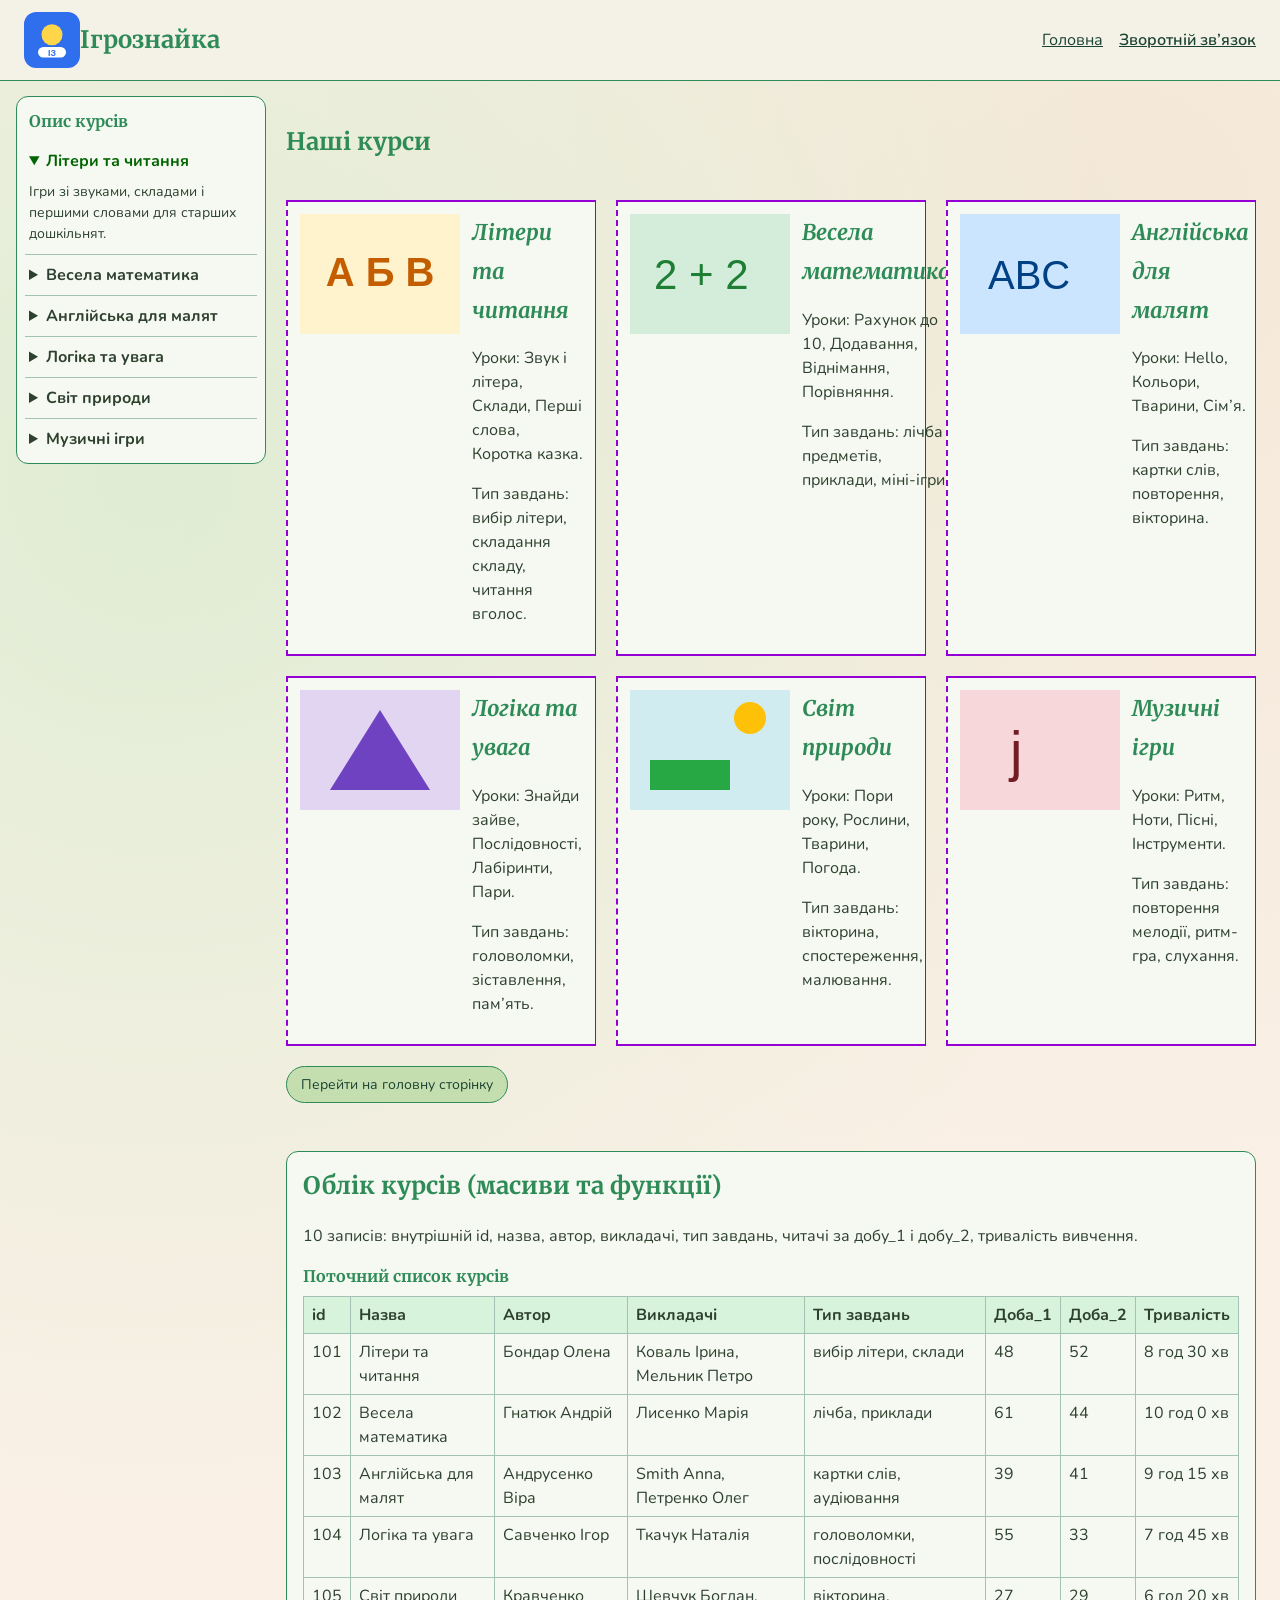
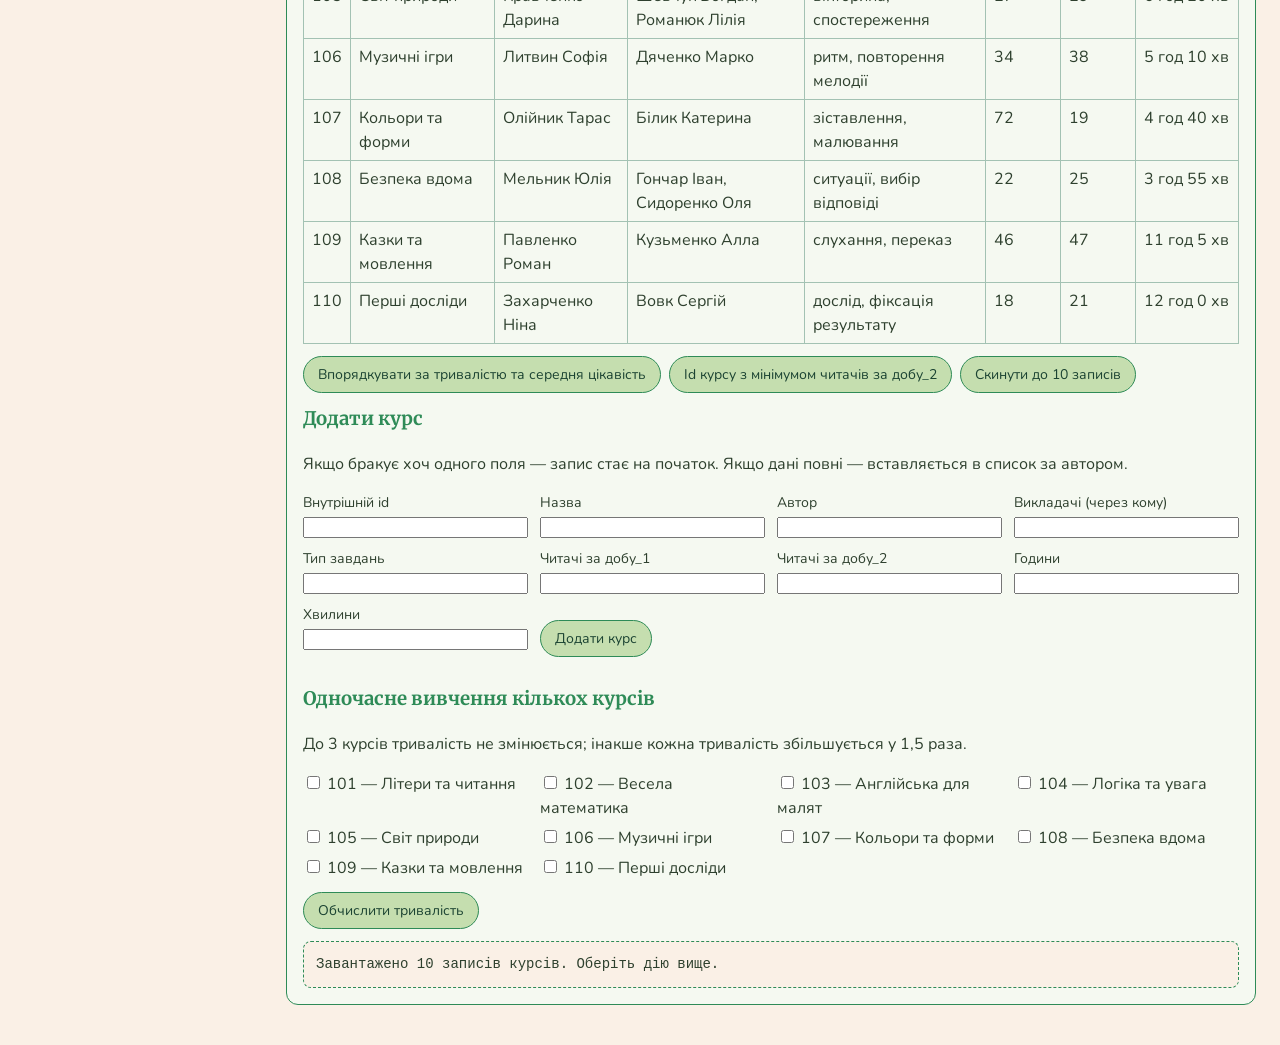
<file: courses.html>
<!DOCTYPE html>
<html lang="uk">
<head>
  <meta charset="UTF-8">
  <meta name="viewport" content="width=device-width, initial-scale=1">
  <title>Ігрознайка — наші курси</title>
  <link rel="stylesheet" href="styles.css">
  <style>
    /* Внутрішня таблиця стилів: курси (Grid + індивідуальні вимоги) */
    .page-courses {
      padding-top: 88px;
    }

    .page-courses header {
      position: fixed;
      top: 0;
      left: 0;
      right: 0;
      z-index: 30;
      display: grid;
      grid-template-columns: auto 1fr auto;
      align-items: center;
      gap: 12;
      padding: 12px 24px;
      background: rgba(244, 241, 232, 0.97);
      border-bottom: 1px solid seagreen;
    }

    .page-courses main {
      display: grid;
      grid-template-columns: 1fr;
      gap: 20px;
      padding: 16px 24px 40px;
    }

    .page-courses nav {
      display: flex;
      gap: 16px;
    }

    .page-courses a:visited {
      color: darkred;
    }

    .courses {
      display: grid;
      grid-template-columns: repeat(auto-fit, minmax(280px, 1fr));
      gap: 20px;
      list-style: none;
      padding: 0;
      margin: 0;
    }

    .courses > li {
      display: grid;
      grid-template-columns: 160px 1fr;
      gap: 12px;
      padding: 12px;
      background: hsl(92, 40%, 96%);
      border-top: 2px solid darkviolet;
      border-bottom: 2px solid darkviolet;
      border-right: thin solid darkviolet;
      border-left: 2px dashed darkviolet;
    }

    .courses h3 {
      font-weight: 700;
      font-size: 1.35rem;
      line-height: 1.8;
      font-style: italic;
      margin: 0 0 8px;
    }

    img[alt*="Курс"] {
      width: 160px;
      height: 120px;
      object-fit: cover;
      filter: saturate(100%);
    }

    @keyframes richer {
      from {
        filter: saturate(100%);
      }
      to {
        filter: saturate(150%);
      }
    }

    img[alt*="Курс"]:hover {
      animation: richer 0.45s ease forwards;
    }

    .courses ~ form {
      justify-self: start;
    }

    .page-courses {
      position: relative;
    }

    .courses-accordion {
      position: absolute;
      top: 96px;
      left: 16px;
      width: 250px;
      z-index: 20;
      background: hsl(92, 40%, 96%);
      border: 1px solid seagreen;
      border-radius: 12px;
      padding: 4px 8px;
    }

    .courses-accordion h2 {
      font-size: 1rem;
      margin: 8px 4px;
    }

    .courses-accordion details {
      border-bottom: 1px solid hsl(150, 20%, 70%);
    }

    .courses-accordion details:last-of-type {
      border-bottom: none;
    }

    .courses-accordion summary {
      cursor: pointer;
      font-weight: 700;
      padding: 8px 4px;
    }

    .courses-accordion details[open] summary {
      color: darkgreen;
    }

    .courses-accordion details p {
      margin: 0 4px 10px;
      font-size: 14px;
    }

    .page-courses main {
      padding-left: 286px;
    }
    @media (max-width: 760px) {
      .page-courses { padding-top: 0; }
      .page-courses header { position: relative; display: flex; flex-wrap: wrap; gap: 8px 12px; padding: 12px 16px; }
      .page-courses nav { flex-wrap: wrap; }
      .courses-accordion { position: static; width: auto; margin: 16px; }
      .page-courses main { min-height: 0; padding: 16px 16px 32px; }
      .courses { grid-template-columns: repeat(auto-fit, minmax(min(100%, 280px), 1fr)); }
    }
    @media (max-width: 480px) {
      .page-courses main { padding-right: 12px; padding-left: 12px; }
      .courses > li { grid-template-columns: minmax(0, 1fr); }
      img[alt*="Курс"] { width: 100%; height: auto; aspect-ratio: 4 / 3; }
    }  </style>
</head>
<body class="page-courses">
  <header>
    <img class="logo" src="logo.svg" alt="Логотип Ігрознайка">
    <h1>Ігрознайка</h1>
    <nav>
      <a href="index.html">Головна</a>
      <a href="feedback.html">Зворотній зв’язок</a>
    </nav>
  </header>

  <aside class="courses-accordion" aria-label="Короткий опис курсів">
    <h2>Опис курсів</h2>
    <details open>
      <summary>Літери та читання</summary>
      <p>Ігри зі звуками, складами і першими словами для старших дошкільнят.</p>
    </details>
    <details>
      <summary>Весела математика</summary>
      <p>Рахунок, додавання і порівняння чисел через предмети та міні-ігри.</p>
    </details>
    <details>
      <summary>Англійська для малят</summary>
      <p>Картки слів, вітання, кольори й тварини з повторенням уголос.</p>
    </details>
    <details>
      <summary>Логіка та увага</summary>
      <p>Головоломки, послідовності й лабіринти для тренування мислення.</p>
    </details>
    <details>
      <summary>Світ природи</summary>
      <p>Пори року, рослини й тварини через вікторини та спостереження.</p>
    </details>
    <details>
      <summary>Музичні ігри</summary>
      <p>Ритм, пісні й інструменти в коротких слухових вправах.</p>
    </details>
  </aside>

  <main>
    <h2>Наші курси</h2>
    <ul class="courses">
      <li>
        <img src="img/letters.svg" alt="Курс літер і читання">
        <div>
          <h3>Літери та читання</h3>
          <p>Уроки: Звук і літера, Склади, Перші слова, Коротка казка.</p>
          <p>Тип завдань: вибір літери, складання складу, читання вголос.</p>
        </div>
      </li>
      <li>
        <img src="img/math.svg" alt="Курс математики">
        <div>
          <h3>Весела математика</h3>
          <p>Уроки: Рахунок до 10, Додавання, Віднімання, Порівняння.</p>
          <p>Тип завдань: лічба предметів, приклади, міні-ігри.</p>
        </div>
      </li>
      <li>
        <img src="img/english.svg" alt="Курс англійської">
        <div>
          <h3>Англійська для малят</h3>
          <p>Уроки: Hello, Кольори, Тварини, Сім’я.</p>
          <p>Тип завдань: картки слів, повторення, вікторина.</p>
        </div>
      </li>
      <li>
        <img src="img/logic.svg" alt="Курс логіки">
        <div>
          <h3>Логіка та увага</h3>
          <p>Уроки: Знайди зайве, Послідовності, Лабіринти, Пари.</p>
          <p>Тип завдань: головоломки, зіставлення, пам’ять.</p>
        </div>
      </li>
      <li>
        <img src="img/nature.svg" alt="Курс природи">
        <div>
          <h3>Світ природи</h3>
          <p>Уроки: Пори року, Рослини, Тварини, Погода.</p>
          <p>Тип завдань: вікторина, спостереження, малювання.</p>
        </div>
      </li>
      <li>
        <img src="img/music.svg" alt="Курс музики">
        <div>
          <h3>Музичні ігри</h3>
          <p>Уроки: Ритм, Ноти, Пісні, Інструменти.</p>
          <p>Тип завдань: повторення мелодії, ритм-гра, слухання.</p>
        </div>
      </li>
    </ul>
    <form action="index.html">
      <button type="submit">Перейти на головну сторінку</button>
    </form>

    <section class="lab-panel" id="courses-lab">
      <h2>Облік курсів (масиви та функції)</h2>
      <p>10 записів: внутрішній id, назва, автор, викладачі, тип завдань, читачі за добу_1 і добу_2, тривалість вивчення.</p>

      <div class="lab-table-wrap">
        <table>
          <caption>Поточний список курсів</caption>
          <thead>
            <tr>
              <th>id</th>
              <th>Назва</th>
              <th>Автор</th>
              <th>Викладачі</th>
              <th>Тип завдань</th>
              <th>Доба_1</th>
              <th>Доба_2</th>
              <th>Тривалість</th>
            </tr>
          </thead>
          <tbody id="courses-lab-body"></tbody>
        </table>
      </div>

      <div class="lab-controls">
        <button type="button" id="btn-sort-duration">Впорядкувати за тривалістю та середня цікавість</button>
        <button type="button" id="btn-min-day2">Id курсу з мінімумом читачів за добу_2</button>
        <button type="button" id="btn-reset-courses">Скинути до 10 записів</button>
      </div>

      <h3>Додати курс</h3>
      <p>Якщо бракує хоч одного поля — запис стає на початок. Якщо дані повні — вставляється в список за автором.</p>
      <form class="lab-form" id="course-add-form">
        <label>Внутрішній id <input name="id" type="number"></label>
        <label>Назва <input name="name" type="text"></label>
        <label>Автор <input name="author" type="text"></label>
        <label>Викладачі (через кому) <input name="teachers" type="text"></label>
        <label>Тип завдань <input name="taskType" type="text"></label>
        <label>Читачі за добу_1 <input name="readersDay1" type="number" min="0"></label>
        <label>Читачі за добу_2 <input name="readersDay2" type="number" min="0"></label>
        <label>Години <input name="hours" type="number" min="0"></label>
        <label>Хвилини <input name="minutes" type="number" min="0" max="59"></label>
        <p><button type="submit">Додати курс</button></p>
      </form>

      <h3>Одночасне вивчення кількох курсів</h3>
      <p>До 3 курсів тривалість не змінюється; інакше кожна тривалість збільшується у 1,5 раза.</p>
      <div class="lab-select" id="courses-select"></div>
      <div class="lab-controls">
        <button type="button" id="btn-simultaneous">Обчислити тривалість</button>
      </div>

      <pre class="lab-output" id="courses-lab-result"></pre>
    </section>
  </main>
  <script src="js/courses.js"></script>
  <script>
    (function () {
      var items = document.querySelectorAll(".courses-accordion details");
      items.forEach(function (item) {
        item.addEventListener("toggle", function () {
          if (!item.open) {
            return;
          }
          items.forEach(function (other) {
            if (other !== item) {
              other.open = false;
            }
          });
        });
      });
    })();
  </script>
</body>
</html>
</file>
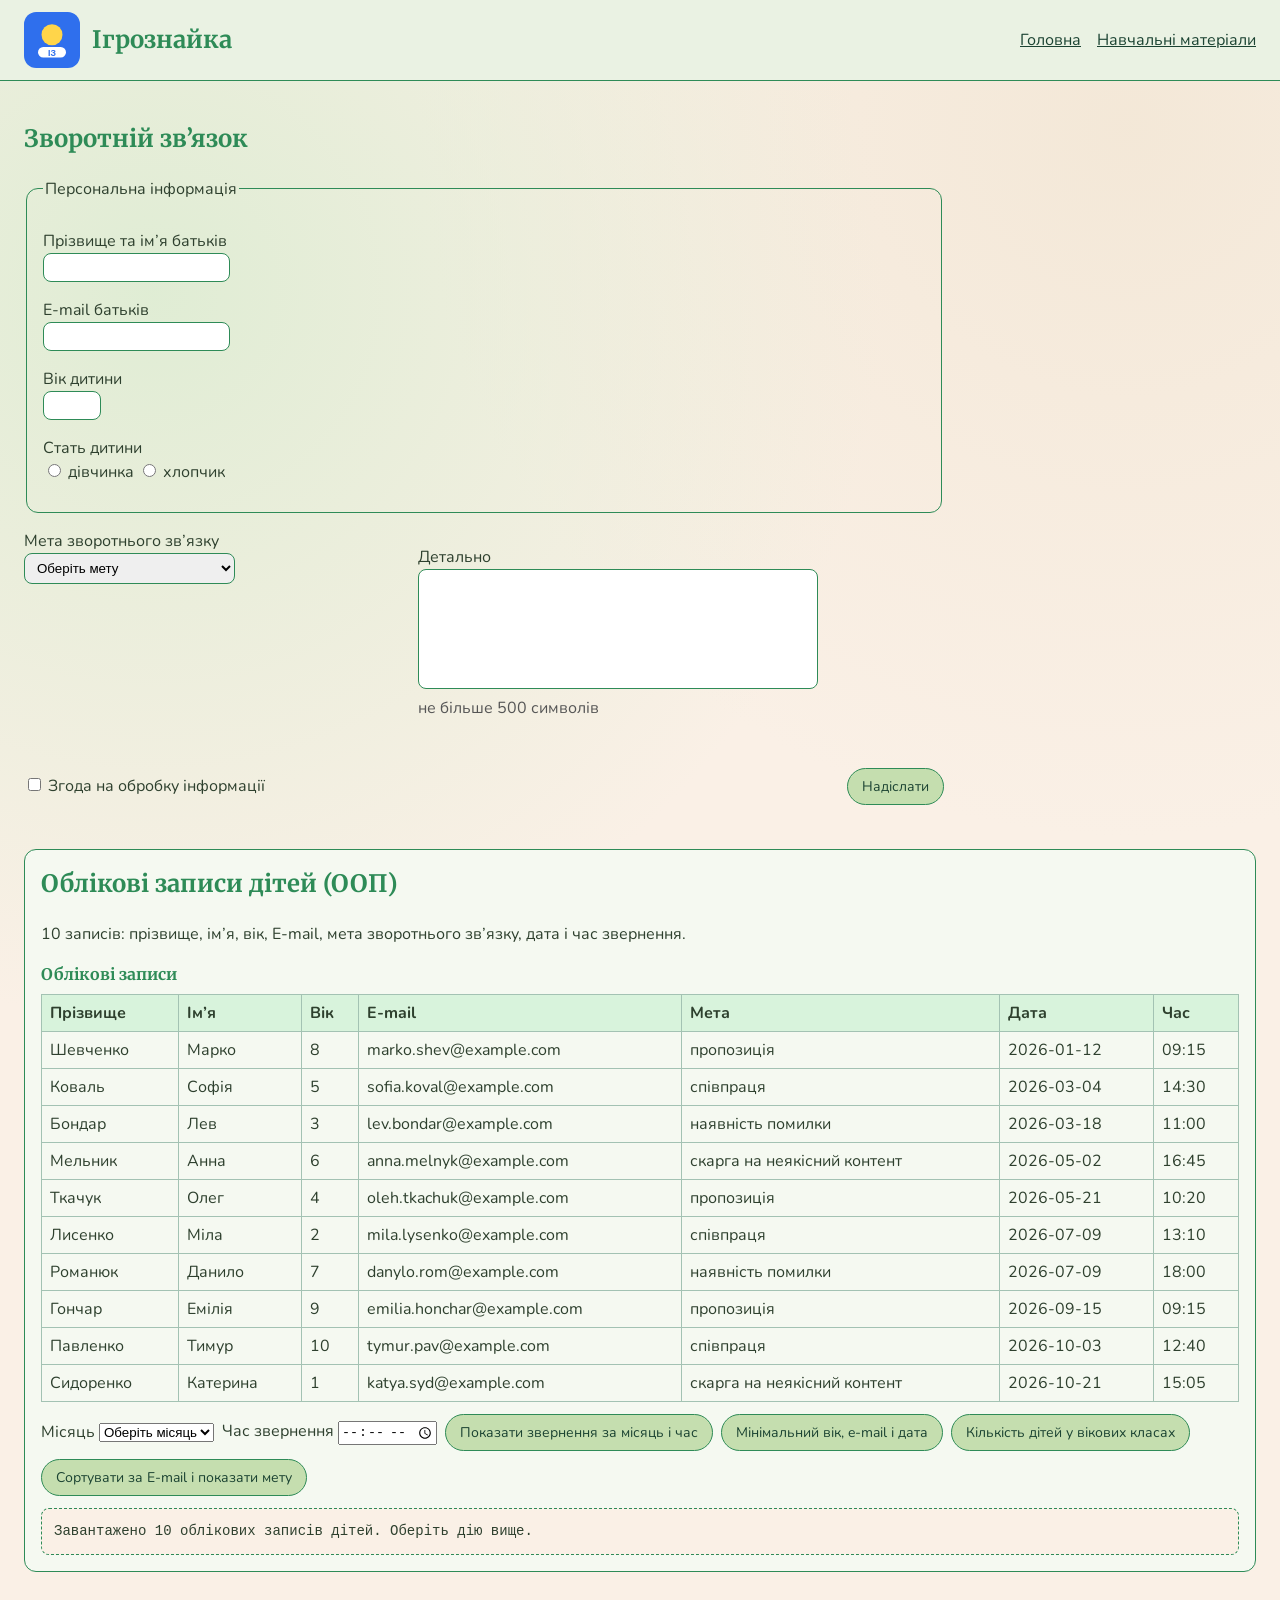
<file: feedback.html>
<!DOCTYPE html>
<html lang="uk">
<head>
  <meta charset="UTF-8">
  <meta name="viewport" content="width=device-width, initial-scale=1">
  <title>Ігрознайка — зворотній зв’язок</title>
  <link rel="stylesheet" href="styles.css">
  <style>
    /* Внутрішня таблиця стилів: зворотній зв’язок (Flex) */
    .page-feedback {
      min-height: 100vh;
      display: flex;
      flex-flow: column nowrap;
      justify-content: flex-start;
      align-items: stretch;
    }

    .page-feedback header {
      display: flex;
      flex-flow: row wrap;
      justify-content: flex-start;
      align-items: center;
      align-content: center;
      gap: 12px;
      padding: 12px 24px;
      background: hsl(92, 35%, 92%);
      border-bottom: 1px solid seagreen;
    }

    .page-feedback header .logo {
      order: 1;
      flex-grow: 0;
      flex-shrink: 0;
    }

    .page-feedback header h1 {
      order: 2;
      flex-grow: 1;
      align-self: center;
    }

    .page-feedback header nav {
      order: 3;
      margin-left: auto;
    }

    .page-feedback main {
      display: flex;
      flex-flow: column nowrap;
      align-items: stretch;
      padding: 20px 24px 40px;
    }

    .feedback-form {
      display: flex;
      flex-flow: row wrap;
      justify-content: space-between;
      align-items: stretch;
      align-content: flex-start;
      gap: 16px;
      max-width: 920px;
    }

    .feedback-form fieldset {
      order: 1;
      flex-grow: 1;
      flex-shrink: 1;
      flex-basis: 100%;
      border: 1px solid seagreen;
      border-radius: 12px;
      padding: 12px 16px;
    }

    .field-goal {
      order: 2;
      flex-grow: 1;
      flex-shrink: 1;
      flex-basis: 40%;
      align-self: flex-start;
    }

    .field-details {
      order: 3;
      flex-grow: 2;
      flex-shrink: 1;
      flex-basis: 55%;
    }

    .field-consent {
      order: 4;
      flex-grow: 1;
      align-self: center;
    }

    .field-submit {
      order: 5;
      flex-grow: 0;
      flex-shrink: 0;
      align-self: flex-end;
    }

    .feedback-form label + input,
    .feedback-form label + select,
    .feedback-form label + textarea {
      margin-top: 4px;
    }

    fieldset ~ .field-goal {
      margin-top: 0;
    }

    .field-details {
      position: relative;
    }

    .details-wrap {
      position: relative;
      display: inline-block;
      max-width: 100%;
    }

    #details {
      transition: background-color 0.25s ease, border-color 0.25s ease, box-shadow 0.25s ease;
    }

    .details-wrap:hover #details,
    .details-wrap:focus-within #details,
    #details:hover {
      background-color: #e7f8ee;
      border: 2px solid seagreen;
      box-shadow: 4px 8px 16px rgba(27, 67, 50, 0.35);
    }

    .details-tooltip {
      position: absolute;
      left: calc(100% + 12px);
      top: 12px;
      width: 220px;
      padding: 8px 10px;
      background: #1b4332;
      color: #f8fff8;
      border-radius: 8px;
      font-size: 13px;
      line-height: 1.35;
      opacity: 0;
      visibility: hidden;
      pointer-events: none;
      transition: opacity 0.2s ease;
      z-index: 4;
    }

    .details-wrap:hover .details-tooltip,
    .details-wrap:focus-within .details-tooltip {
      opacity: 1;
      visibility: visible;
    }
    @media (max-width: 760px) {
      .page-feedback header { padding: 12px 16px; }
      .page-feedback header nav { margin-left: 0; }
      .page-feedback main { padding: 16px 16px 32px; }
      .feedback-form { max-width: none; }
      .feedback-form > * { flex-basis: 100%; }
      .details-tooltip { left: 0; top: auto; bottom: calc(100% + 8px); width: min(220px, 90vw); }
    }
    @media (max-width: 480px) {
      .page-feedback main { padding-right: 12px; padding-left: 12px; }
      textarea { width: 100%; height: 8rem; }
      .lab-panel { padding: 12px; }
    }  </style>
</head>
<body class="page-feedback">
  <header>
    <img class="logo" src="logo.svg" alt="Логотип Ігрознайка">
    <h1>Ігрознайка</h1>
    <nav>
      <a href="index.html">Головна</a>
      <a href="courses.html">Навчальні матеріали</a>
    </nav>
  </header>

  <main>
    <h2>Зворотній зв’язок</h2>
    <form class="feedback-form" action="#" method="post">
      <fieldset>
        <legend>Персональна інформація</legend>
        <p>
          <label for="parent">Прізвище та ім’я батьків</label><br>
          <input type="text" id="parent" name="parent" required>
        </p>
        <p>
          <label for="email">E-mail батьків</label><br>
          <input type="email" id="email" name="email" required>
        </p>
        <p>
          <label for="age">Вік дитини</label><br>
          <input type="number" id="age" name="age" min="3" max="16" required>
        </p>
        <p>
          Стать дитини<br>
          <label><input type="radio" name="gender" value="girl" required> дівчинка</label>
          <label><input type="radio" name="gender" value="boy"> хлопчик</label>
        </p>
      </fieldset>

      <p class="field-goal">
        <label for="goal">Мета зворотнього зв’язку</label><br>
        <select id="goal" name="goal" required>
          <option value="">Оберіть мету</option>
          <option value="cooperation">співпраця</option>
          <option value="complaint">скарга на неякісний контент</option>
          <option value="suggestion">пропозиція</option>
          <option value="error">наявність помилки</option>
        </select>
      </p>

      <p class="field-details">
        <label for="details">Детально</label><br>
        <span class="details-wrap">
          <textarea id="details" name="details" maxlength="500" required></textarea>
          <span class="details-tooltip">Ваша думка для нас важлива! Конкретизуйте мету звернення, будь ласка</span>
        </span>
        <br>
        <span class="note">не більше 500 символів</span>
      </p>

      <p class="field-consent">
        <label>
          <input type="checkbox" name="consent" required>
          Згода на обробку інформації
        </label>
      </p>

      <p class="field-submit">
        <button type="submit">Надіслати</button>
      </p>
    </form>

    <section class="lab-panel" id="children-lab">
      <h2>Облікові записи дітей (ООП)</h2>
      <p>10 записів: прізвище, ім’я, вік, E-mail, мета зворотнього зв’язку, дата і час звернення.</p>

      <div class="lab-table-wrap">
        <table>
          <caption>Облікові записи</caption>
          <thead>
            <tr>
              <th>Прізвище</th>
              <th>Ім’я</th>
              <th>Вік</th>
              <th>E-mail</th>
              <th>Мета</th>
              <th>Дата</th>
              <th>Час</th>
            </tr>
          </thead>
          <tbody id="children-lab-body"></tbody>
        </table>
      </div>

      <div class="lab-inline">
        <label>Місяць
          <select id="filter-month">
            <option value="">Оберіть місяць</option>
            <option value="1">січень</option>
            <option value="2">лютий</option>
            <option value="3">березень</option>
            <option value="4">квітень</option>
            <option value="5">травень</option>
            <option value="6">червень</option>
            <option value="7">липень</option>
            <option value="8">серпень</option>
            <option value="9">вересень</option>
            <option value="10">жовтень</option>
            <option value="11">листопад</option>
            <option value="12">грудень</option>
          </select>
        </label>
        <label>Час звернення <input id="filter-time" type="time"></label>
        <button type="button" id="btn-filter-month">Показати звернення за місяць і час</button>
        <button type="button" id="btn-min-age">Мінімальний вік, e-mail і дата</button>
        <button type="button" id="btn-age-classes">Кількість дітей у вікових класах</button>
        <button type="button" id="btn-sort-email">Сортувати за E-mail і показати мету</button>
      </div>

      <pre class="lab-output" id="children-lab-result"></pre>
    </section>
  </main>
  <script src="js/children.js"></script>
</body>
</html>
</file>
<file: styles.css>
@import url("https://fonts.googleapis.com/css2?family=Merriweather:ital,wght@0,400;0,700;1,700&family=Nunito:wght@400;600;700&display=swap");

* {
  box-sizing: border-box;
}

body {
  margin: 0;
  font-family: "Nunito", "Trebuchet MS", sans-serif;
  font-size: 16px;
  line-height: 1.5;
  color: rgb(46, 64, 46);
  background-color: linen;
  background-image:
    radial-gradient(circle at 12% 18%, hsl(92, 40%, 88%) 0, transparent 42%),
    radial-gradient(circle at 88% 8%, hsl(35, 55%, 90%) 0, transparent 38%);
}

h1,
h2,
h3,
caption {
  font-family: "Merriweather", Georgia, serif;
  color: seagreen;
}

.logo {
  width: 56px;
  height: 56px;
  animation: sway 5s ease-in-out infinite;
}

@keyframes sway {
  0%,
  100% {
    transform: rotate(-4deg);
  }
  50% {
    transform: rotate(4deg);
  }
}

h1 {
  margin: 0;
  font-size: 24px;
}

button,
.button {
  display: inline-block;
  padding: 8px 14px;
  font-family: "Nunito", sans-serif;
  font-size: 14px;
  color: #1b4332;
  background: hsl(92, 42%, 78%);
  border: 1px solid seagreen;
  border-radius: 20px;
  text-decoration: none;
  cursor: pointer;
  transition: background-color 0.3s ease, box-shadow 0.3s ease, border-color 0.3s ease, color 0.3s ease;
}

button:hover,
.button:hover {
  background-color: #95d5b2;
  border-color: darkgreen;
  color: darkgreen;
  box-shadow: 0 6px 14px rgba(27, 67, 50, 0.28);
}

nav a {
  margin-right: 16px;
  color: rgb(27, 67, 50);
}

a[target="_blank"] {
  text-decoration: underline dotted;
}

a[href*="feedback"] {
  font-weight: 600;
}

table {
  border-collapse: collapse;
  width: 100%;
}

caption {
  font-weight: bold;
  margin-bottom: 8px;
  text-align: left;
}

th,
td {
  border: 1px solid hsl(150, 20%, 70%);
  padding: 6px 8px;
  text-align: left;
  vertical-align: top;
}

thead,
tfoot {
  background: #d8f3dc;
}

input[required],
select[required],
textarea[required] {
  border: 1px solid seagreen;
  border-radius: 8px;
  padding: 6px 8px;
}

textarea {
  width: 400px;
  height: 120px;
  max-width: 100%;
  resize: none;
}

.note {
  color: #555;
}

.header-actions {
  margin-left: auto;
}

.header-actions > button + button {
  margin-left: 8px;
}

.lab-panel {
  margin-top: 28px;
  padding: 16px;
  background: hsl(92, 40%, 96%);
  border: 1px solid seagreen;
  border-radius: 12px;
}

.lab-panel h2,
.lab-panel h3 {
  margin-top: 0;
}

.lab-controls,
.lab-inline {
  display: flex;
  flex-wrap: wrap;
  gap: 8px;
  align-items: center;
  margin: 12px 0;
}

.lab-select {
  display: grid;
  grid-template-columns: repeat(auto-fit, minmax(220px, 1fr));
  gap: 6px 12px;
  margin: 8px 0 12px;
}

.lab-form {
  display: grid;
  grid-template-columns: repeat(auto-fit, minmax(180px, 1fr));
  gap: 10px 12px;
  margin: 12px 0;
}

.lab-form label {
  display: flex;
  flex-direction: column;
  gap: 4px;
  font-size: 14px;
}

.lab-output {
  margin: 0;
  padding: 12px;
  background: linen;
  border: 1px dashed seagreen;
  border-radius: 8px;
  white-space: pre-wrap;
  font-family: Consolas, "Courier New", monospace;
  font-size: 14px;
}

.lab-table-wrap {
  overflow-x: auto;
  margin: 12px 0;
}

/* Responsive foundations shared by all lab pages. */
img {
  max-width: 100%;
}

input,
select,
textarea,
button {
  max-width: 100%;
}

nav {
  display: flex;
  flex-wrap: wrap;
  align-items: center;
  gap: 8px 16px;
}

nav a {
  margin-right: 0;
}

@media (prefers-reduced-motion: reduce) {
  *,
  *::before,
  *::after {
    scroll-behavior: auto !important;
    animation-duration: 0.01ms !important;
    animation-iteration-count: 1 !important;
    transition-duration: 0.01ms !important;
  }
}
</file>
